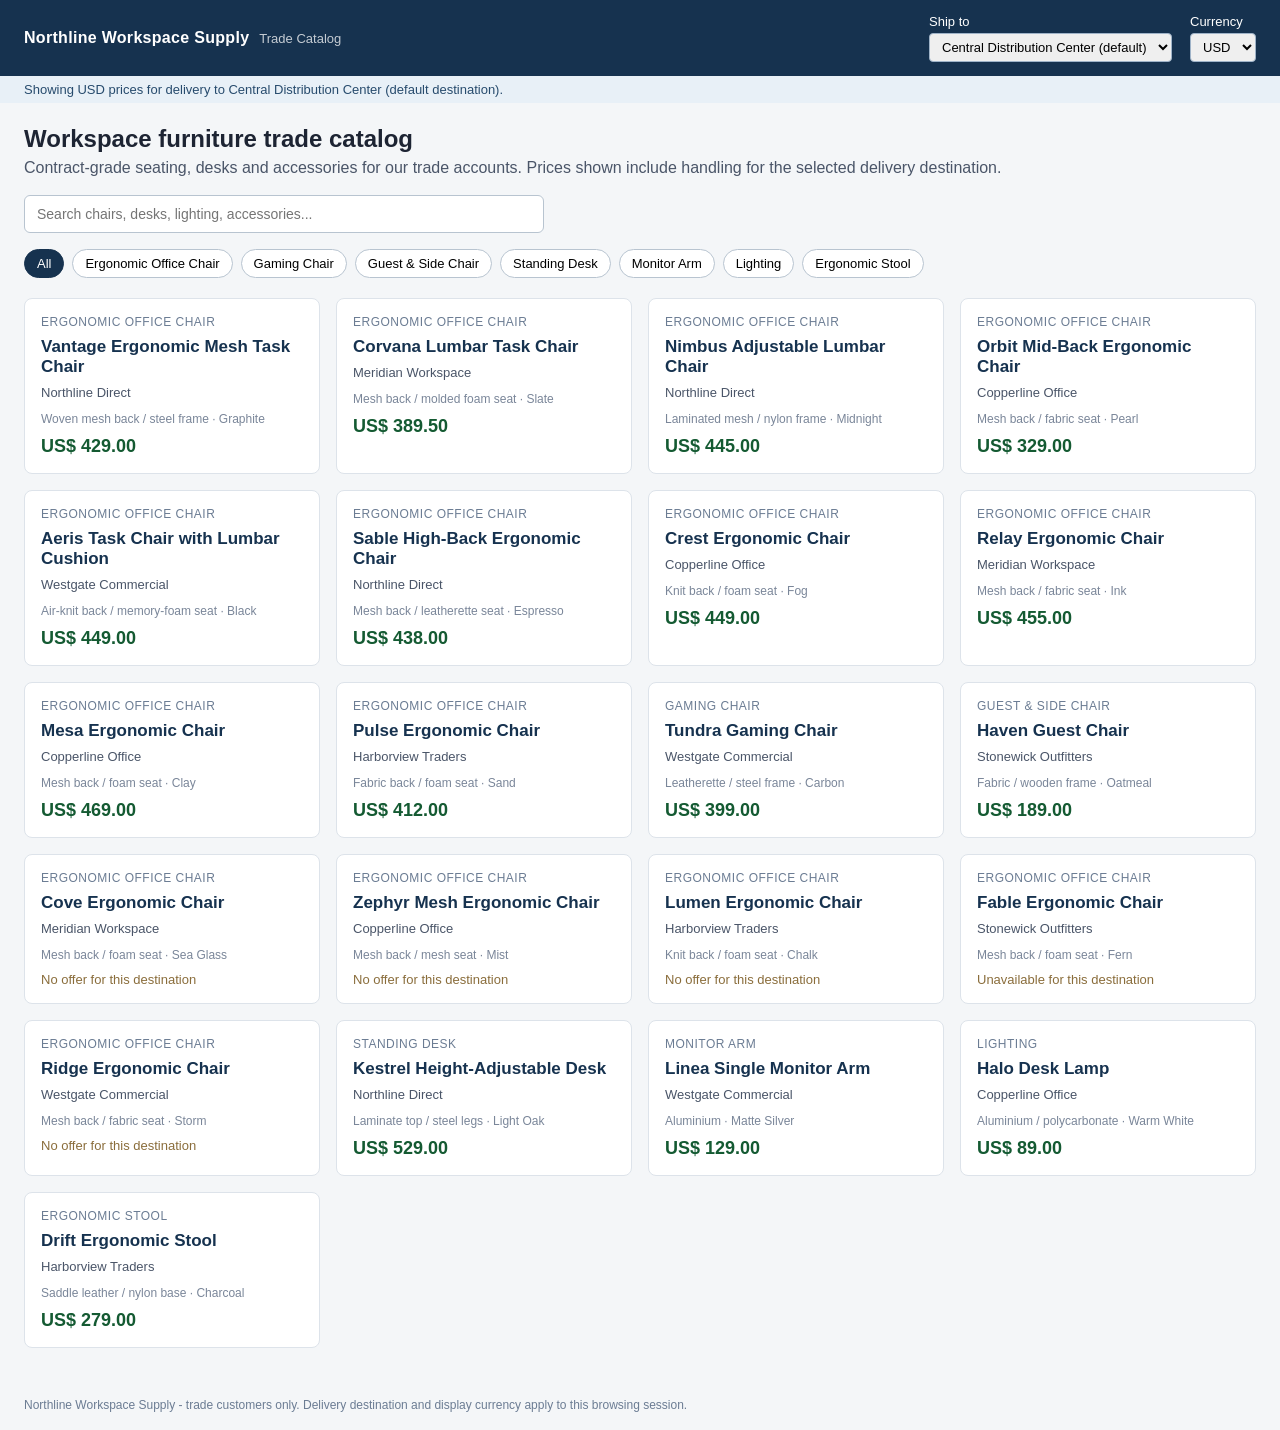
<file: index.html>
<!DOCTYPE html>
<html lang="en">
<head>
<meta charset="utf-8">
<meta name="viewport" content="width=device-width, initial-scale=1">
<title>Northline Workspace Supply - Trade Catalog</title>
<link rel="stylesheet" href="styles.css">
</head>
<body>

<header class="site-header">
  <div class="brand"><span class="brand-name">Northline Workspace Supply</span><span class="brand-sub">Trade Catalog</span></div>
  <div class="session-controls">
    <label for="ship-region">Ship to
      <select id="ship-region">
        <option value="central">Central Distribution Center (default)</option>
        <option value="coastal">Coastal Hub - Zone B</option>
        <option value="northern">Northern Depot</option>
      </select>
    </label>
    <label for="display-currency">Currency
      <select id="display-currency">
        <option value="USD">USD</option>
        <option value="CAD">CAD</option>
      </select>
    </label>
  </div>
</header>
<div id="session-note" class="session-note"></div>

<section class="hero">
  <h1>Workspace furniture trade catalog</h1>
  <p>Contract-grade seating, desks and accessories for our trade accounts. Prices shown include handling for the selected delivery destination.</p>
</section>

<section class="searchbar">
  <input id="search-input" type="search" placeholder="Search chairs, desks, lighting, accessories..." aria-label="Search catalog">
</section>

<section class="chips" id="category-chips">
  <button class="chip active" data-category="all" type="button">All</button>
</section>

<main id="catalog-grid" class="grid"></main>

<footer class="site-footer">Northline Workspace Supply - trade customers only. Delivery destination and display currency apply to this browsing session.</footer>

<script src="app.js"></script>
</body>
</html>
</file>
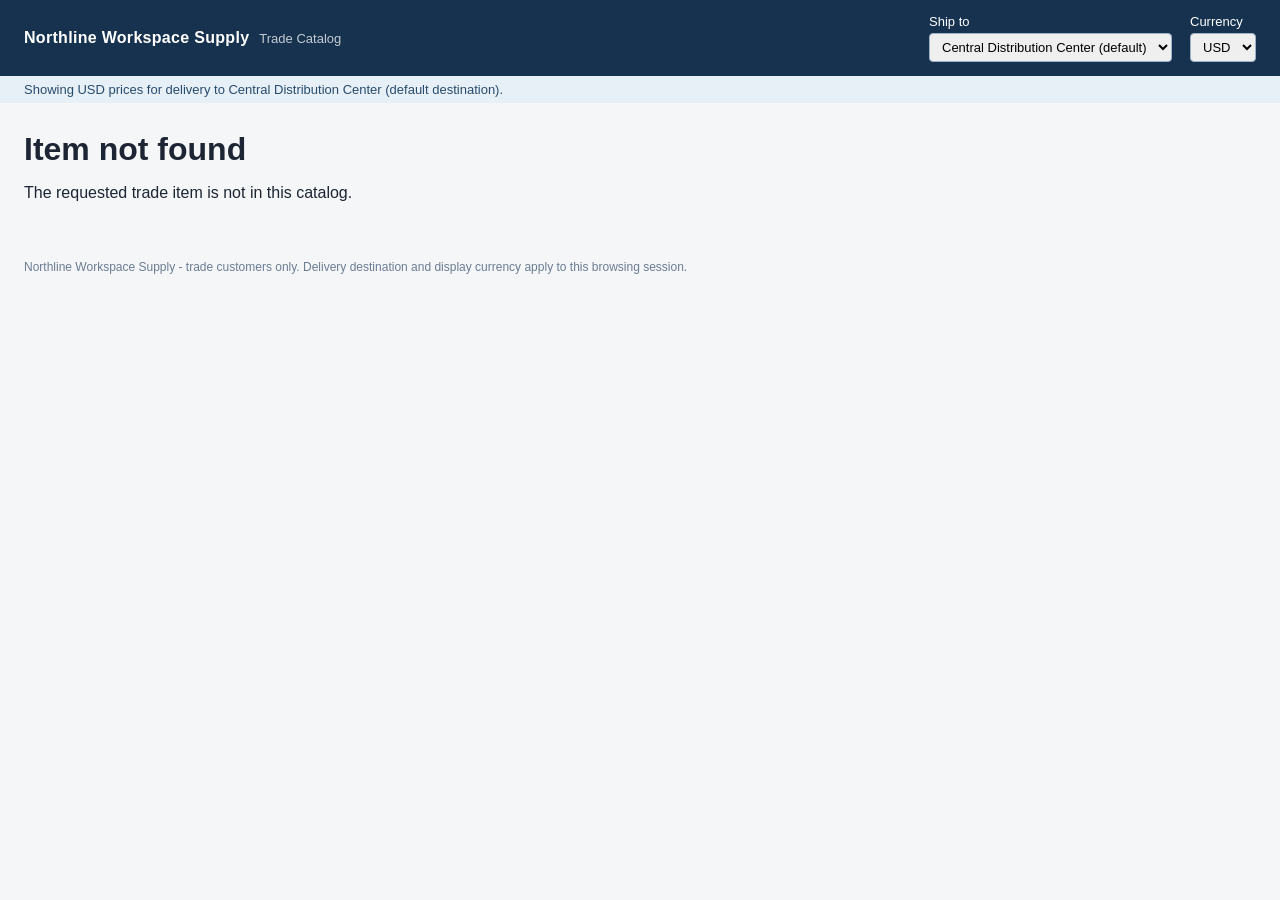
<file: item.html>
<!DOCTYPE html>
<html lang="en">
<head>
<meta charset="utf-8">
<meta name="viewport" content="width=device-width, initial-scale=1">
<title>Item - Northline Workspace Supply</title>
<link rel="stylesheet" href="styles.css">
</head>
<body>

<header class="site-header">
  <div class="brand"><span class="brand-name">Northline Workspace Supply</span><span class="brand-sub">Trade Catalog</span></div>
  <div class="session-controls">
    <label for="ship-region">Ship to
      <select id="ship-region">
        <option value="central">Central Distribution Center (default)</option>
        <option value="coastal">Coastal Hub - Zone B</option>
        <option value="northern">Northern Depot</option>
      </select>
    </label>
    <label for="display-currency">Currency
      <select id="display-currency">
        <option value="USD">USD</option>
        <option value="CAD">CAD</option>
      </select>
    </label>
  </div>
</header>
<div id="session-note" class="session-note"></div>

<main class="detail" id="item-detail">
  <div class="crumbs"><a href="index.html">Trade Catalog</a> / <span id="item-category"></span></div>
  <h1 id="item-title"></h1>
  <div id="item-seller" class="seller"></div>
  <div class="sku-row"><label for="item-id">Item ID</label><input id="item-id" type="text" readonly value=""></div>

  <section id="featured-offer" class="offer-box" data-region="central">
    <h2 class="offer-heading">Current offer</h2>
    <div id="offer-body"></div>
  </section>

  <dl class="spec">
    <dt>Material</dt><dd id="item-material"></dd>
    <dt>Colour</dt><dd id="item-colour"></dd>
    <dt>Lumbar support</dt><dd id="item-lumbar"></dd>
    <dt>Weight capacity</dt><dd id="item-weight"></dd>
    <dt>Warranty</dt><dd id="item-warranty"></dd>
  </dl>

  <section class="price-context">
    <h2>Price context</h2>
    <p>List price: <span id="item-list-price" class="strike"></span></p>
    <p>Typical market range: <span id="item-range"></span></p>
    <p id="item-other-seller"></p>
    <p class="fine-print">List price and market range are reference figures, not the current trade offer.</p>
  </section>

  <section class="description">
    <h2>Description</h2>
    <p id="item-description"></p>
  </section>

  <section class="related">
    <h2>Related items</h2>
    <ul id="item-related"></ul>
  </section>

  <a class="back" href="index.html">&larr; Back to the catalog</a>
</main>

<footer class="site-footer">Northline Workspace Supply - trade customers only. Delivery destination and display currency apply to this browsing session.</footer>

<script src="app.js"></script>
</body>
</html>
</file>
<file: styles.css>
* { box-sizing: border-box; }
body { margin: 0; font-family: "Segoe UI", Helvetica, Arial, sans-serif; color: #1d2433; background: #f4f6f8; }
.site-header { display: flex; flex-wrap: wrap; align-items: center; justify-content: space-between; gap: 12px; padding: 14px 24px; background: #16324f; color: #fff; }
.brand-name { font-weight: 700; letter-spacing: .3px; }
.brand-sub { margin-left: 10px; font-size: 13px; opacity: .75; }
.session-controls { display: flex; gap: 18px; font-size: 13px; }
.session-controls label { display: flex; flex-direction: column; gap: 4px; }
.session-controls select { padding: 5px 8px; border-radius: 4px; border: 1px solid #9fb3c8; font-size: 13px; }
.session-note { padding: 6px 24px; background: #e8f0f7; color: #274b6d; font-size: 13px; }
.hero { padding: 22px 24px 6px; }
.hero h1 { margin: 0 0 6px; font-size: 24px; }
.hero p { margin: 0; color: #4a5568; }
.searchbar { padding: 12px 24px; }
.searchbar input { width: 100%; max-width: 520px; padding: 10px 12px; border: 1px solid #b8c4d0; border-radius: 6px; font-size: 14px; }
.chips { display: flex; flex-wrap: wrap; gap: 8px; padding: 4px 24px 12px; }
.chip { border: 1px solid #b8c4d0; background: #fff; border-radius: 16px; padding: 6px 12px; font-size: 13px; cursor: pointer; }
.chip.active { background: #16324f; color: #fff; border-color: #16324f; }
.grid { display: grid; grid-template-columns: repeat(auto-fill, minmax(240px, 1fr)); gap: 16px; padding: 8px 24px 32px; }
.card { background: #fff; border: 1px solid #dde3ea; border-radius: 8px; padding: 16px; }
.card .cat { font-size: 12px; text-transform: uppercase; letter-spacing: .5px; color: #6b7c93; }
.card h3 { margin: 8px 0; font-size: 17px; }
.card h3 a { color: #16324f; text-decoration: none; }
.card .seller { font-size: 13px; color: #4a5568; }
.card .meta { font-size: 12px; color: #7a8699; margin: 6px 0 10px; }
.card .price { font-size: 18px; font-weight: 700; color: #145a32; }
.card .price.muted { font-size: 13px; font-weight: 400; color: #8a6d3b; }
.detail { max-width: 880px; padding: 24px; }
.crumbs { font-size: 13px; color: #6b7c93; margin-bottom: 8px; }
.crumbs a { color: #274b6d; }
.detail h1 { margin: 4px 0 6px; }
.seller { color: #4a5568; margin-bottom: 12px; }
.sku-row { display: flex; align-items: center; gap: 10px; margin-bottom: 16px; }
.sku-row label { font-size: 13px; color: #6b7c93; }
.sku-row input { padding: 6px 10px; border: 1px solid #b8c4d0; border-radius: 4px; width: 200px; font-family: monospace; }
.offer-box { background: #fff; border: 1px solid #c8d4e0; border-radius: 8px; padding: 16px 18px; margin-bottom: 18px; }
.offer-heading { margin: 0 0 10px; font-size: 15px; text-transform: uppercase; letter-spacing: .6px; color: #274b6d; }
.offer-price { font-size: 30px; font-weight: 800; color: #145a32; }
.offer-stock { font-size: 13px; margin-top: 4px; }
.stock-good { color: #145a32; }
.stock-bad { color: #9b2c2c; }
.offer-none { font-size: 16px; font-weight: 600; color: #9b2c2c; }
.spec { background: #fff; border: 1px solid #dde3ea; border-radius: 8px; padding: 14px 18px; display: grid; grid-template-columns: 180px 1fr; gap: 8px 16px; }
.spec dt { font-weight: 600; color: #274b6d; }
.spec dd { margin: 0; }
.price-context, .description, .related { margin-top: 20px; }
.price-context h2, .description h2, .related h2 { font-size: 16px; color: #274b6d; margin-bottom: 8px; }
.strike { text-decoration: line-through; color: #7a8699; }
.fine-print { font-size: 12px; color: #7a8699; }
.related ul { margin: 0; padding-left: 18px; }
.back { display: inline-block; margin: 24px 0 8px; color: #274b6d; }
.site-footer { padding: 18px 24px; font-size: 12px; color: #6b7c93; }
</file>
